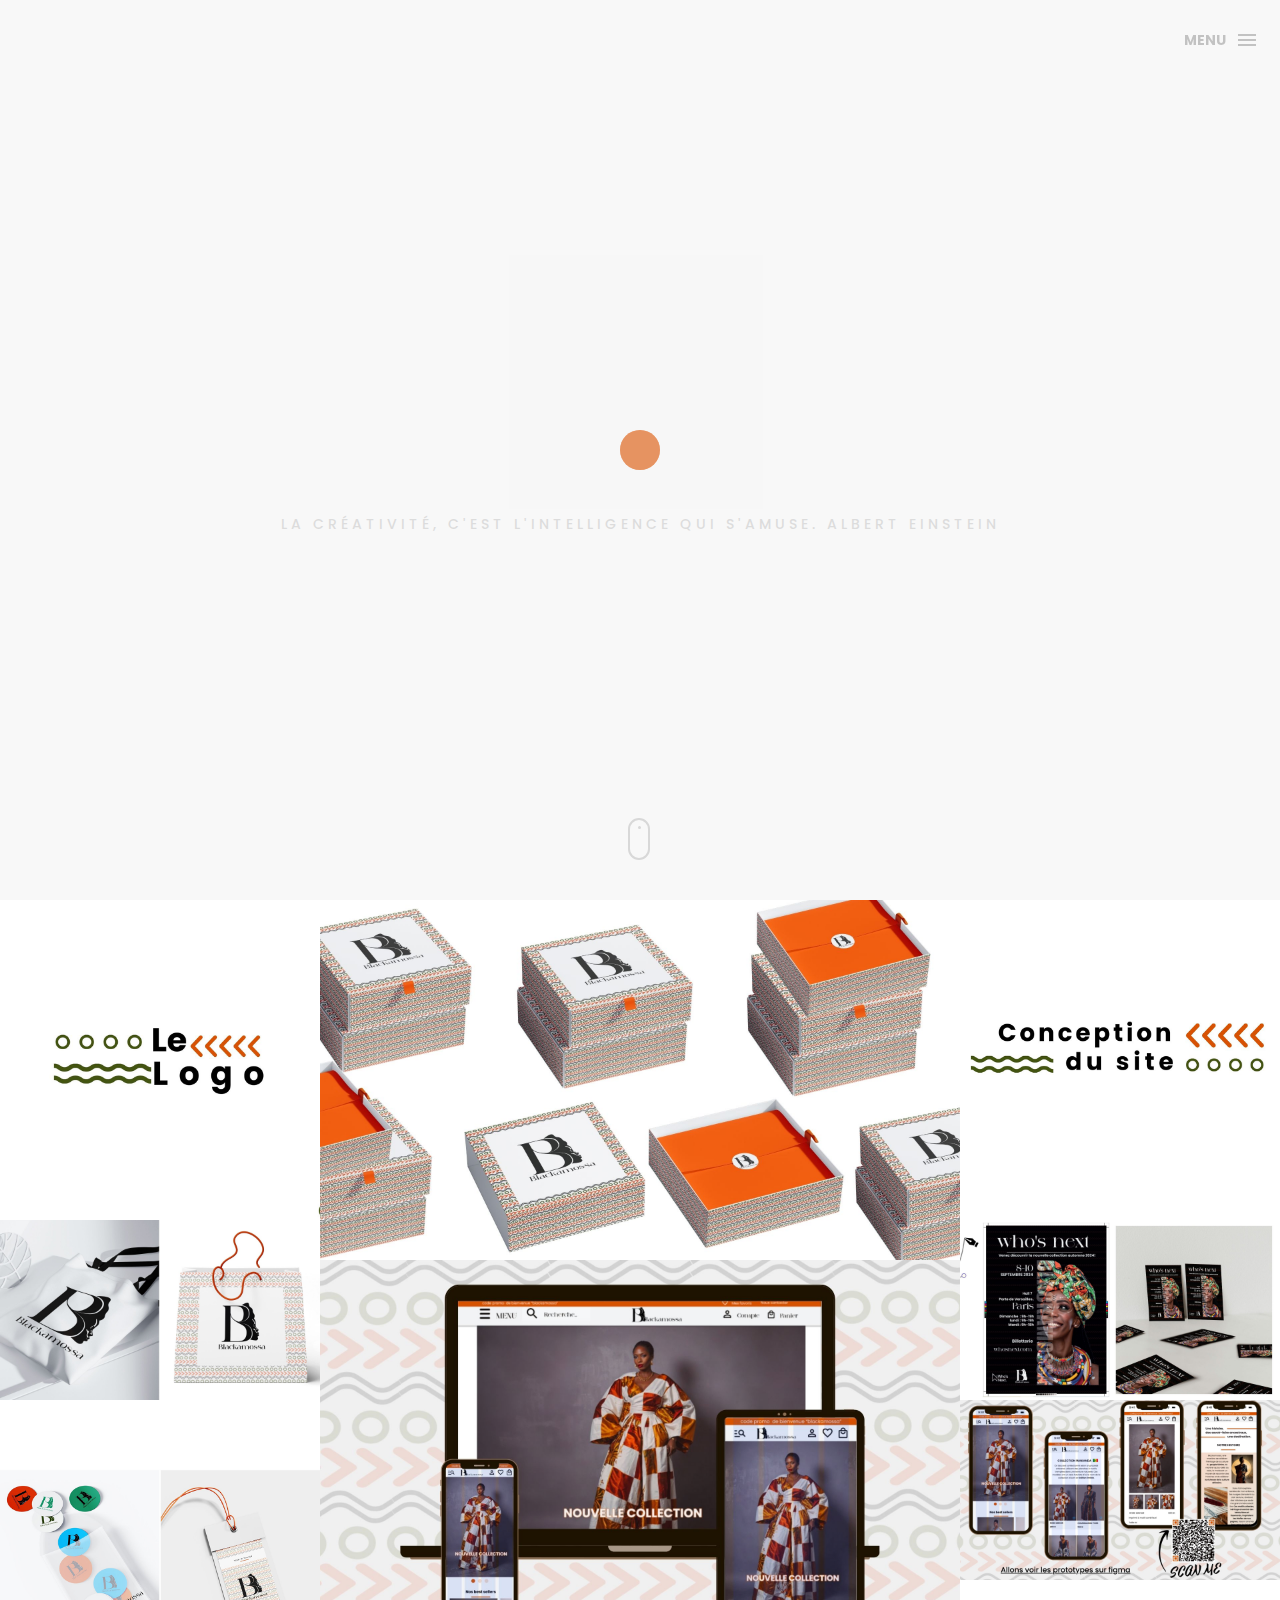
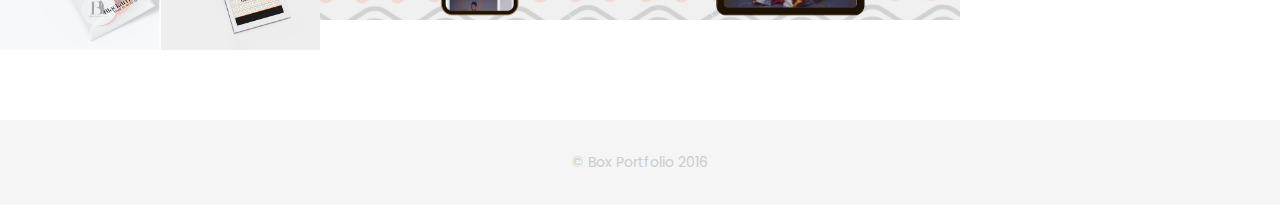
<file: index.html>
<!DOCTYPE html>
<html lang="en">

<head>
    <meta charset="utf-8">
    <meta http-equiv="X-UA-Compatible" content="IE=edge">
    <meta name="viewport" content="width=device-width, initial-scale=1">
    <title>Portfolio khady diagne</title>
    <link rel="icon" href="img/01.png" type="image/x-icon">

    <link href="css/bootstrap.min.css" rel="stylesheet">
    <link href="ionicons/css/ionicons.min.css" rel="stylesheet">

    <link href="css/style.css" rel="stylesheet">


    <script src="js/modernizr.js"></script>

</head>

<body>

    <div id="preloader">
        <div class="pre-container">
            <div class="spinner">
                <div class="double-bounce1"></div>
                <div class="double-bounce2"></div>
            </div>
        </div>
    </div>

    <div class="container-fluid">
        <!-- box header -->
        <header class="box-header">
            <div class="box-logo">
            </div>
            <!-- box-nav -->
            <a class="box-primary-nav-trigger" href="#0">
                <span class="box-menu-text">Menu</span><span class="box-menu-icon"></span>
            </a>
            <!-- box-primary-nav-trigger -->
        </header>
        <!-- end box header -->

        <!-- nav -->
        <nav>
            <ul class="box-primary-nav">
                <li class="box-label">Menu</li>

                <li><a href="index.html">Intro</a> <i class="ion-ios-circle-filled color"></i></li>
                <li><a href="about.html">A propos</a></li>
                <li><a href="services.html">Services</a></li>
                <li><a href="portfolio.html">Portfolio</a></li>
                <li><a href="contact.html">Contactez moi</a></li>



                <li class="box-label">Je suis sur linkedin</li>

                <li class="box-social"><a href="https://www.linkedin.com/in/khady-diagne-86007448/"><i class="ion-social-linkedin"></i></a></li>
            </ul>
        </nav>
        <!-- end nav -->

        <!-- box-intro -->
        <section class="box-intro">
            <div class="table-cell">
                <h1 class="box-headline letters rotate-2">
                    <span class="box-words-wrapper">
                        <b class="is-visible">Design.</b>
                        <b>&nbsp;UI/UX design.</b>
                        <b>Graphique.</b>
                    </span>
		        </h1>
                <h5>La créativité, c'est l'intelligence qui s'amuse. <span>Albert Einstein</span> </h5>
            </div>

            <div class="mouse">
                <div class="scroll"></div>
            </div>
        </section>
    </div>

    <div class="portfolio-div">
        <div class="portfolio">
            <div class="no-padding portfolio_container">
                <div class="col-md-3 col-sm-6  fashion logo">
                    <a href="single-project.html" class="portfolio_item">
                        <img src="img/6.png" alt="image" class="img-responsive" />
                        <div class="portfolio_item_hover">
                            <div class="portfolio-border clearfix">
                                <div class="item_info">
                                    <span>Charge graphique</span>
                                    <em>logo</em>
                                </div>
                            </div>
                        </div>
                    </a>
                </div>


                <div class="col-md-6 col-sm-12 photography">
                    <a href="single-project.html" class="portfolio_item">
                        <img src="img/47.jpg" alt="image" class="img-responsive" />
                        <div class="portfolio_item_hover">
                            <div class="portfolio-border clearfix">
                                <div class="item_info">
                                    <span>Charge graphique</span>
                                    <em>Mockups</em>
                                </div>
                            </div>
                        </div>
                    </a>
                </div>
                <!-- end single work -->

                <!-- single work -->
                <div class="col-md-3 col-sm-6 fashion ads">
                    <a href="single-project.html" class="portfolio_item">
                        <img src="img/5.png" alt="image" class="img-responsive" />
                        <div class="portfolio_item_hover">
                            <div class="portfolio-border clearfix">
                                <div class="item_info">
                                    <span>Mockups</span>
                                    <em>Mise en situation</em>
                                </div>
                            </div>
                        </div>
                    </a>
                </div>
                <!-- end single work -->

                <!-- single work -->
                <div class="col-md-3 col-sm-6 graphics ads">
                    <a href="single-project.html" class="portfolio_item">
                        <img src="img/44.jpg" alt="image" class="img-responsive" />
                        <div class="portfolio_item_hover">
                            <div class="portfolio-border clearfix">
                                <div class="item_info">
                                    <span>Charte graphique</span>
                                    <em>logo</em>
                                </div>
                            </div>
                        </div>
                    </a>
                </div>
                <!-- end single work -->

                <!-- single work -->
                <div class="col-md-6 col-sm-12 photography">
                    <a href="single-project.html" class="portfolio_item">
                        <img src="img/55.jpg" alt="image" class="img-responsive" />
                        <div class="portfolio_item_hover">
                            <div class="portfolio-border clearfix">
                                <div class="item_info">
                                    <span>maquette Figma</span>
                                    <em>UI / UX design</em>
                                </div>
                            </div>
                        </div>
                    </a>
                </div>
                <!-- end single work -->

                <!-- single work -->
                <div class="col-md-3 col-sm-6 graphics ads">
                    <a href="single-project.html" class="portfolio_item">
                        <img src="img/49.jpg" alt="image" class="img-responsive" />
                        <div class="portfolio_item_hover">
                            <div class="portfolio-border clearfix">
                                <div class="item_info">
                                    <span>Affiches</span>
                                    <em>Print</em>
                                </div>
                            </div>
                        </div>
                    </a>
                </div>
                <!-- end single work -->

                <!-- single work -->
                <div class="col-md-3 col-sm-6 graphics ads">
                    <a href="single-project.html" class="portfolio_item">
                        <img src="img/8.png" alt="image" class="img-responsive" />
                        <div class="portfolio_item_hover">
                            <div class="portfolio-border clearfix">
                                <div class="item_info">
                                    <span>Affiches</span>
                                    <em>Prints</em>
                                </div>
                            </div>
                        </div>
                    </a>
                </div>
                <!-- end single work -->

                <!-- single work -->
                <div class="col-md-3 col-sm-6 graphics ads">
                    <a href="single-project.html" class="portfolio_item">
                        <img src="img/56.jpg" alt="image" class="img-responsive" />
                        <div class="portfolio_item_hover">
                            <div class="portfolio-border clearfix">
                                <div class="item_info">
                                    <span>Figma maquette</span>
                                    <em>UI/ UX design</em>
                                </div>
                            </div>
                        </div>
                    </a>
                </div>
                <!-- end single work -->

            <!-- end portfolio_container -->
        </div>
        <!-- portfolio -->
    </div>
    <!-- end portfolio div -->

    <!-- footer -->
    <footer>
        <div class="container-fluid">
            <p class="copyright">© Box Portfolio 2016</p>
        </div>
    </footer>
    <!-- end footer -->

    <!-- back to top -->
    <a href="#0" class="cd-top"><i class="ion-android-arrow-up"></i></a>
    <!-- end back to top -->



    <!-- jQuery -->
    <script src="js/jquery-2.1.1.js"></script>
    <!--  plugins -->
    <script src="js/bootstrap.min.js"></script>
    <script src="js/menu.js"></script>
    <script src="js/animated-headline.js"></script>
    <script src="js/isotope.pkgd.min.js"></script>


    <!--  custom script -->
    <script src="js/custom.js"></script>

</body>

</html>
</file>
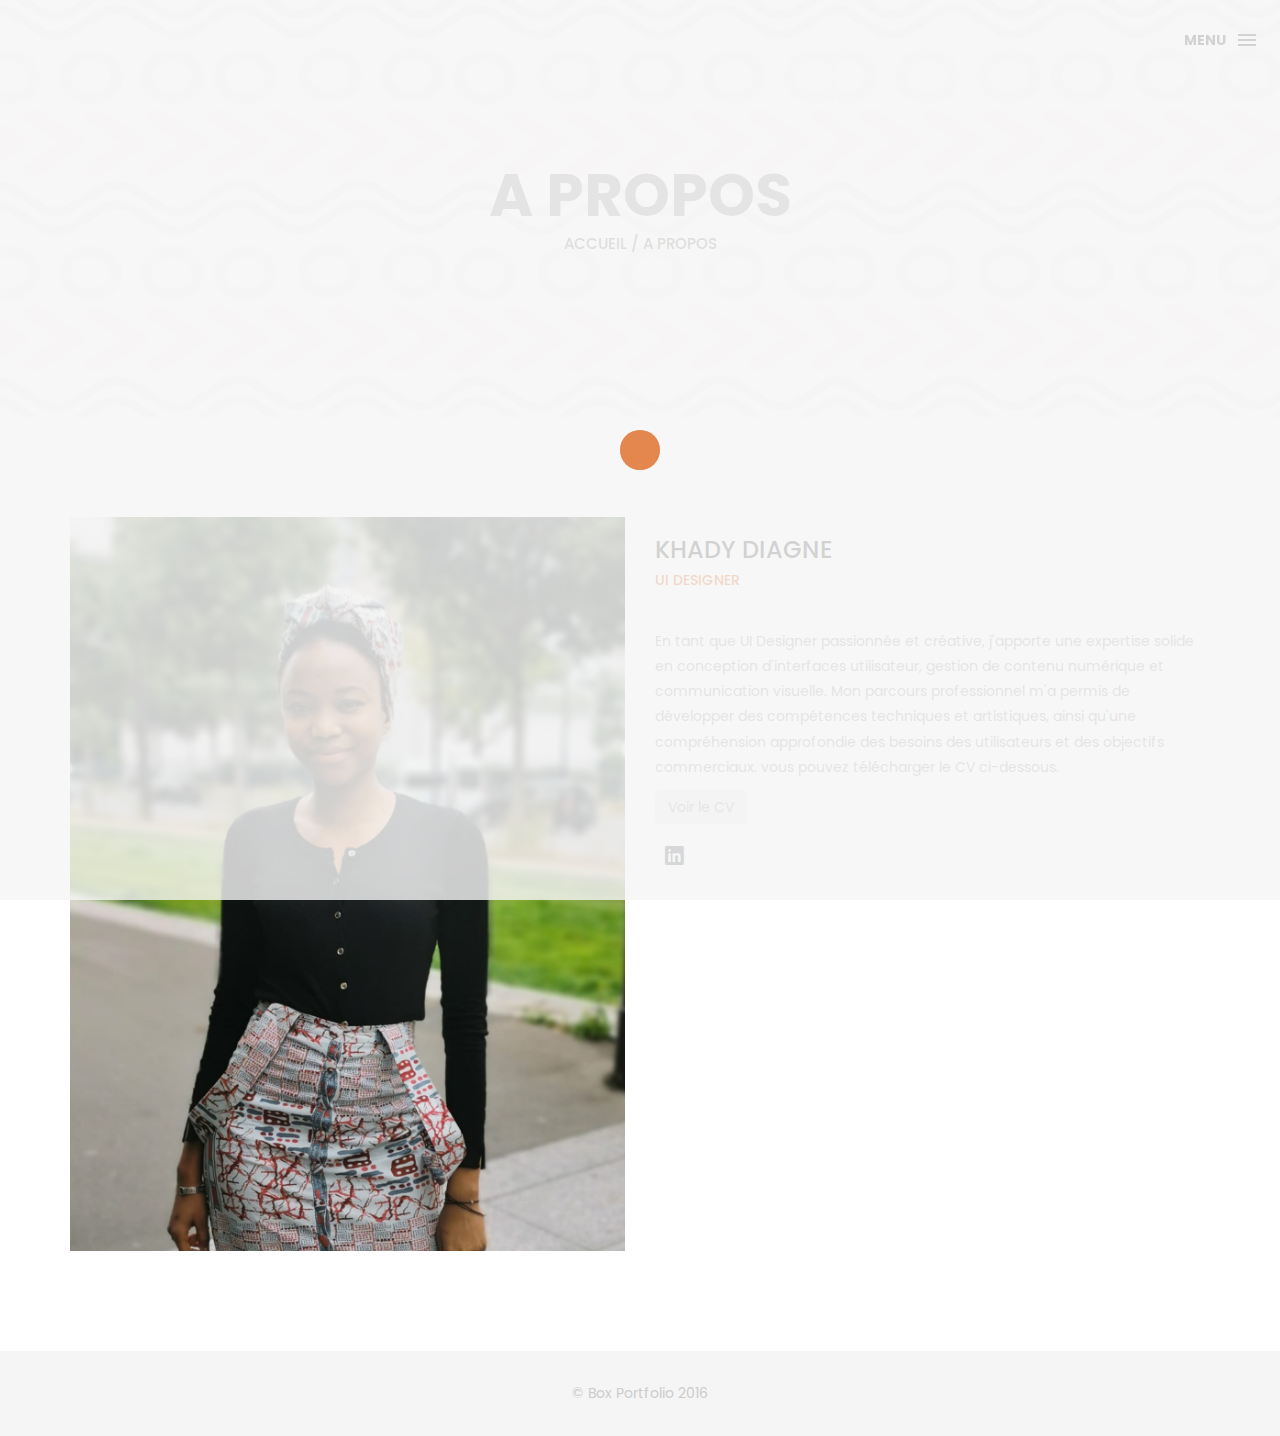
<file: about.html>
<!DOCTYPE html>
<html lang="en">

<head>
    <meta charset="utf-8">
    <meta http-equiv="X-UA-Compatible" content="IE=edge">
    <meta name="viewport" content="width=device-width, initial-scale=1">
    <!-- The above 3 meta tags *must* come first in the head; any other head content must come *after* these tags -->
    <title>Box personal portfolio Template</title>
    <link rel="icon" href="img/01.png" type="image/x-icon">

    <!-- Bootstrap -->
    <link href="css/bootstrap.min.css" rel="stylesheet">
    <link href="ionicons/css/ionicons.min.css" rel="stylesheet">

    <!-- main css -->
    <link href="css/style.css" rel="stylesheet">


    <!-- modernizr -->
    <script src="js/modernizr.js"></script>

    <!-- HTML5 shim and Respond.js for IE8 support of HTML5 elements and media queries -->
    <!-- WARNING: Respond.js doesn't work if you view the page via file:// -->
    <!--[if lt IE 9]>
      <script src="https://oss.maxcdn.com/html5shiv/3.7.2/html5shiv.min.js"></script>
      <script src="https://oss.maxcdn.com/respond/1.4.2/respond.min.js"></script>
    <![endif]-->
</head>

<body>

    <!-- Preloader -->
    <div id="preloader">
        <div class="pre-container">
            <div class="spinner">
                <div class="double-bounce1"></div>
                <div class="double-bounce2"></div>
            </div>
        </div>
    </div>
    <!-- end Preloader -->

    <div class="container-fluid"> 
       <!-- box-header -->
        <header class="box-header">
            <!-- box-nav -->
            <a class="box-primary-nav-trigger" href="#0">
                <span class="box-menu-text">Menu</span><span class="box-menu-icon"></span>
            </a>
        </header>
        <!-- end box-header -->
        
        <!-- nav -->
        <nav>
            <ul class="box-primary-nav">
                <li class="box-label"></li>
                
                <li><a href="index.html">Intro</a></li>
                <li><a href="about.html">A propos</a> <i class="ion-ios-circle-filled color"></i></li>
                <li><a href="services.html">compétences</a></li>
                <li><a href="portfolio.html">Portfolio</a></li>
                <li><a href="contact.html">Contactez moi</a></li>

                <li class="box-label">je suis sur Linkedin</li>

                <li class="box-social"><a href="https://www.linkedin.com/in/khady-diagne-86007448/"><i class="ion-social-linkedin"></i></a></li>
            </ul>
        </nav>
        <!-- end nav -->  
    </div>
    
    <!-- Top bar -->
    <div class="top-bar">
        <h1>A propos</h1>
        <p><a href="#">Accueil</a> / A propos</p>
    </div>
    <!-- end Top bar -->
    
    <!-- Main container -->
    <div class="container main-container clearfix"> 
        <div class="col-md-6">
            <img src="img/IMG-20240617-WA0004.jpg" class="img-responsive" alt="" />
        </div>
        <div class="col-md-6">
           <h3 class="uppercase">Khady Diagne</h3>
           <h5>UI DESIGNER</h5>
           <div class="h-30"></div>
            <p>En tant que UI Designer passionnée et créative, j'apporte une expertise solide en conception d'interfaces utilisateur, gestion de contenu numérique et communication visuelle. Mon parcours professionnel m'a permis de développer des compétences techniques et artistiques, ainsi qu'une compréhension approfondie des besoins des utilisateurs et des objectifs commerciaux. vous pouvez télécharger le CV ci-dessous.</p>
            <button class="btn" onclick="window.location.href='https://www.canva.com/design/DAGCNbKAukQ/y2-GDRS0L5kcrBdpdGbSIg/view?utm_content=DAGCNbKAukQ&utm_campaign=designshare&utm_medium=link&utm_source=editor';">Voir le CV</button>

            <div class="h-10"></div>
            <ul class="social-ul">
                <li class="box-social"><a href="https://www.linkedin.com/in/khady-diagne-86007448/"><i class="ion-social-linkedin"></i></a></li>
            </ul>


        </div>
    </div>
    <!-- end Main container -->


    <!-- footer -->
    <footer>
        <div class="container-fluid">
            <p class="copyright">© Box Portfolio 2016</p>
        </div>
    </footer>
    <!-- end footer -->
    
    <!-- back to top -->
    <a href="#0" class="cd-top"><i class="ion-android-arrow-up"></i></a>
    <!-- end back to top -->



    <!-- jQuery -->
    <script src="js/jquery-2.1.1.js"></script>
    <!--  plugins -->
    <script src="js/bootstrap.min.js"></script>
    <script src="js/menu.js"></script>
    <script src="js/animated-headline.js"></script>
    <script src="js/isotope.pkgd.min.js"></script>


    <!--  custom script -->
    <script src="js/custom.js"></script>

</body>

</html>
</file>
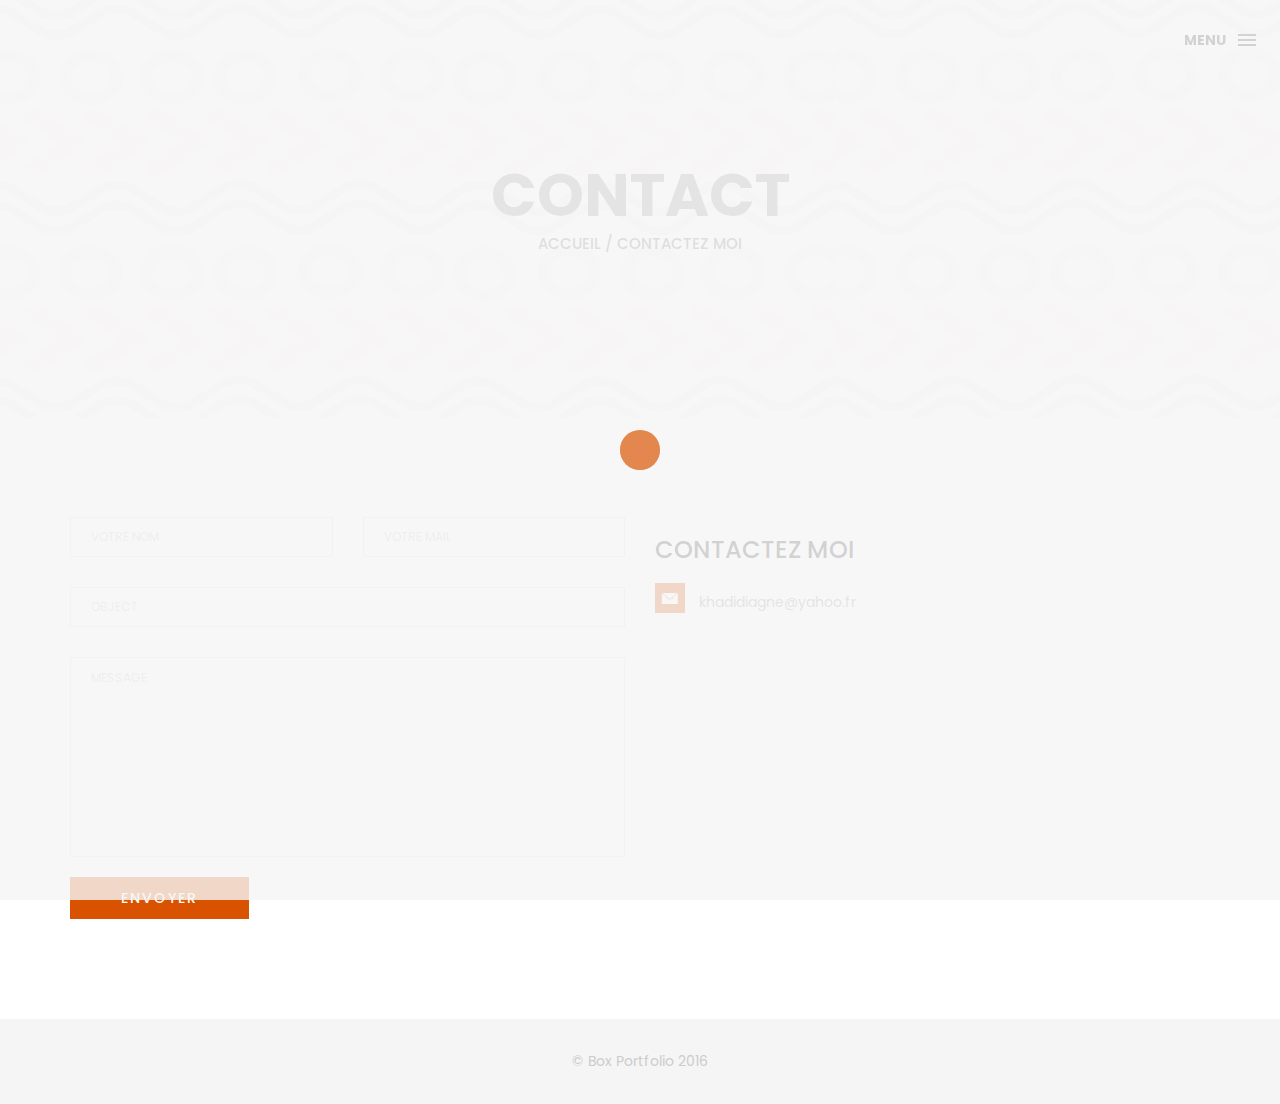
<file: contact.html>
<!DOCTYPE html>
<html lang="en">

<head>
    <meta charset="utf-8">
    <meta http-equiv="X-UA-Compatible" content="IE=edge">
    <meta name="viewport" content="width=device-width, initial-scale=1">
    <!-- The above 3 meta tags *must* come first in the head; any other head content must come *after* these tags -->
    <title>khady-diagne</title>

    <!-- Bootstrap -->
    <link href="css/bootstrap.min.css" rel="stylesheet">
    <link href="ionicons/css/ionicons.min.css" rel="stylesheet">
    <link rel="icon" href="img/01.png" type="image/x-icon">

    <!-- main css -->
    <link href="css/style.css" rel="stylesheet">


    <!-- modernizr -->
    <script src="js/modernizr.js"></script>

    <!-- HTML5 shim and Respond.js for IE8 support of HTML5 elements and media queries -->
    <!-- WARNING: Respond.js doesn't work if you view the page via file:// -->
    <!--[if lt IE 9]>
      <script src="https://oss.maxcdn.com/html5shiv/3.7.2/html5shiv.min.js"></script>
      <script src="https://oss.maxcdn.com/respond/1.4.2/respond.min.js"></script>
    <![endif]-->
</head>

<body>

    <!-- Preloader -->
    <div id="preloader">
        <div class="pre-container">
            <div class="spinner">
                <div class="double-bounce1"></div>
                <div class="double-bounce2"></div>
            </div>
        </div>
    </div>
    <!-- end Preloader -->

    <div class="container-fluid">
        <!-- box-header -->
        <header class="box-header">
            <!-- box-nav -->
            <a class="box-primary-nav-trigger" href="#0">
                <span class="box-menu-text">Menu</span><span class="box-menu-icon"></span>
            </a>
            <!-- box-primary-nav-trigger -->
        </header>
        <!-- end box-header -->

        <!-- nav -->
        <nav>
            <ul class="box-primary-nav">
                <li class="box-label"></li>

                <li><a href="index.html">Intro</a></li>
                <li><a href="about.html">A Propos</a></li>
                <li><a href="services.html">Compétences</a></li>
                <li><a href="portfolio.html">Portfolio</a></li>
                <li><a href="contact.html">Contactez moi</a> <i class="ion-ios-circle-filled color"></i></li>



                <li class="box-label">je suis Linkedin</li>

                <li class="box-social"><a href="https://www.linkedin.com/in/khady-diagne-86007448/"><i class="ion-social-linkedin"></i></a></li>
            </ul>
        </nav>
        <!-- end nav -->

    </div>

    <!-- top bar -->
    <div class="top-bar">
        <h1>contact </h1>
        <p><a href="#">Accueil</a> / Contactez moi</p>
    </div>
    <!-- end top bar -->

    <!-- main-container -->
    <div class="container main-container">
        <div class="col-md-6">
            <form action="#" method="post">
                <div class="row">
                    <div class="col-md-6">
                        <div class="input-contact">
                            <input type="text" name="name">
                            <span>votre nom</span>
                        </div>
                    </div>
                    <div class="col-md-6">
                        <div class="input-contact">
                            <input type="text" name="email">
                            <span>votre mail</span>
                        </div>
                    </div>
                    <div class="col-md-12">
                        <div class="input-contact">
                            <input type="text" name="object">
                            <span>object</span>
                        </div>
                    </div>
                    <div class="col-md-12">
                        <div class="textarea-contact">
                            <textarea name="message"></textarea>
                            <span>message</span>
                        </div>
                    </div>
                    <div class="col-md-12">
                        <a href="#" class="btn btn-box">Envoyer</a>
                    </div>
                </div>
            </form>
        </div>

        <div class="col-md-6">
            <h3 class="text-uppercase">contactez moi</h3>
            <div class="contact-info">
                <p><i class="ion-ios-email"></i> khadidiagne@yahoo.fr</p>
            </div>
        </div>


    </div>
    <!-- end main-container -->

    <!-- footer -->
    <footer>
        <div class="container-fluid">
            <p class="copyright">© Box Portfolio 2016</p>
        </div>
    </footer>
    <!-- end footer -->

    <!-- back to top -->
    <a href="#0" class="cd-top"><i class="ion-android-arrow-up"></i></a>
    <!-- end back to top -->



    <!-- jQuery -->
    <script src="js/jquery-2.1.1.js"></script>
    <!--  plugins -->
    <script src="js/bootstrap.min.js"></script>
    <script src="js/menu.js"></script>
    <script src="js/animated-headline.js"></script>
    <script src="js/isotope.pkgd.min.js"></script>


    <!--  custom script -->
    <script src="js/custom.js"></script>

</body>

</html>
</file>
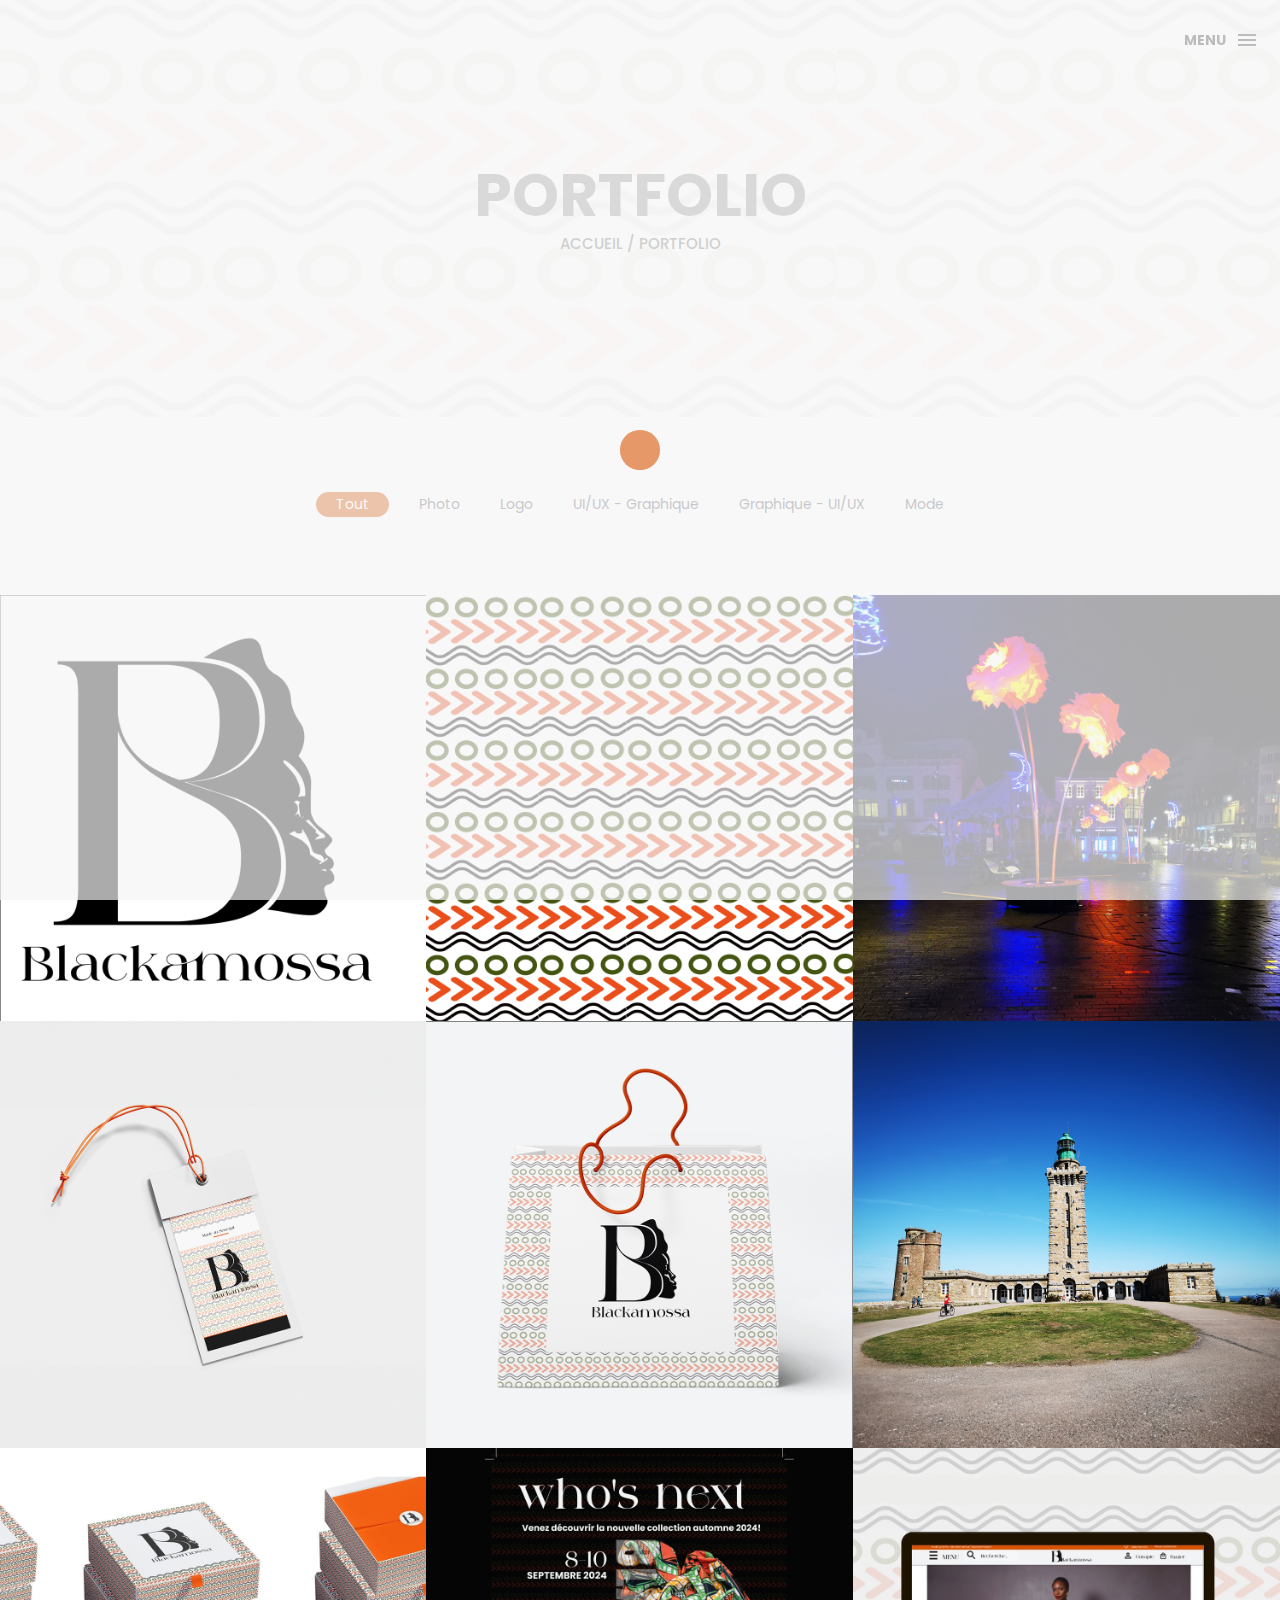
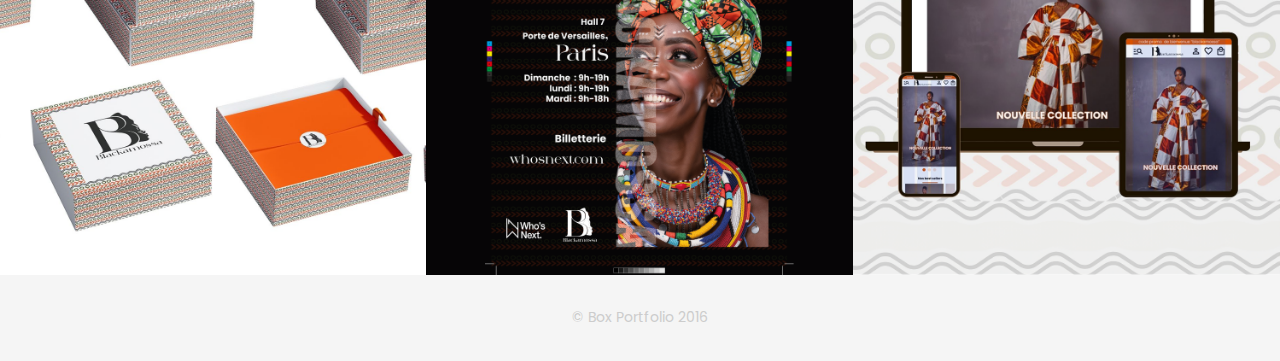
<file: portfolio.html>
<!DOCTYPE html>
<html lang="en">

<head>
    <meta charset="utf-8">
    <meta http-equiv="X-UA-Compatible" content="IE=edge">
    <meta name="viewport" content="width=device-width, initial-scale=1">
    <!-- The above 3 meta tags *must* come first in the head; any other head content must come *after* these tags -->
    <title>Box personal portfolio Template</title>
    <link rel="icon" href="img/01.png" type="image/x-icon">

    <!-- Bootstrap -->
    <link href="css/bootstrap.min.css" rel="stylesheet">
    <link href="ionicons/css/ionicons.min.css" rel="stylesheet">

    <!-- main css -->
    <link href="css/style.css" rel="stylesheet">


    <!-- modernizr -->
    <script src="js/modernizr.js"></script>

    <!-- HTML5 shim and Respond.js for IE8 support of HTML5 elements and media queries -->
    <!-- WARNING: Respond.js doesn't work if you view the page via file:// -->
    <!--[if lt IE 9]>
      <script src="https://oss.maxcdn.com/html5shiv/3.7.2/html5shiv.min.js"></script>
      <script src="https://oss.maxcdn.com/respond/1.4.2/respond.min.js"></script>
    <![endif]-->
</head>

<body>

    <!-- Preloader -->
    <div id="preloader">
        <div class="pre-container">
            <div class="spinner">
                <div class="double-bounce1"></div>
                <div class="double-bounce2"></div>
            </div>
        </div>
    </div>
    <!-- end Preloader -->

    <div class="container-fluid">
        <!-- box-header -->
        <header class="box-header">
            <!-- box-nav -->
            <a class="box-primary-nav-trigger" href="#0">
                <span class="box-menu-text">Menu</span><span class="box-menu-icon"></span>
            </a>
        </header>
        <!-- end box-header -->

        <!-- nav -->
        <nav>
            <ul class="box-primary-nav">
                <li class="box-label">A propos</li>

                <li><a href="index.html">Intro</a></li>
                <li><a href="about.html">A propos</a></li>
                <li><a href="services.html">Compétences</a></li>
                <li><a href="portfolio.html">Portfolio</a> <i class="ion-ios-circle-filled color"></i></li>
                <li><a href="contact.html">Contactez moi</a></li>

                <li class="box-label">Je suis sur Linkedin</li>

                <li class="box-social"><a href="https://www.linkedin.com/notifications/?filter=all"><i class="ion-social-linkedin"></i></a></li>
            </ul>
        </nav>
        <!-- end nav -->
    </div>

    <!-- top bar -->
    <div class="top-bar">
        <h1>portfolio</h1>
        <p><a href="#">Accueil</a> / Portfolio</p>
    </div>
    <!-- end top bar -->

    <!-- main container -->
    <div class="main-container portfolio-inner clearfix">
        <!-- portfolio div -->
        <div class="portfolio-div">
            <div class="portfolio">
                <!-- portfolio_filter -->
                <div class="categories-grid wow fadeInLeft">
                    <nav class="categories text-center">
                        <ul class="portfolio_filter">
                            <li><a href="" class="active" data-filter="*">Tout</a></li>
                            <li><a href="" data-filter=".photography">Photo</a></li>
                            <li><a href="" data-filter=".logo">Logo</a></li>
                            <li><a href="" data-filter=".graphics">UI/UX - Graphique </a></li>
                            <li><a href="" data-filter=".ads">Graphique - UI/UX </a></li>
                            <li><a href="" data-filter=".fashion">Mode</a></li>
                        </ul>
                    </nav>
                </div>
                <!-- portfolio_filter -->

                <!-- portfolio_container -->
                <div class="no-padding portfolio_container clearfix">
                    <!-- single work -->
                    <div class="col-md-4 col-sm-6  fashion logo">
                        <a href="single-project.html" class="portfolio_item">
                            <img src="img/a.png" alt="image" class="img-responsive" />
                            <div class="portfolio_item_hover">
                                <div class="portfolio-border clearfix">
                                    <div class="item_info">
                                        <span>Logo</span>
                                        <em></em>
                                    </div>
                                </div>
                            </div>
                        </a>
                    </div>
                    <!-- end single work -->

                    <!-- single work -->
                    <div class="col-md-4 col-sm-6 ads graphics">
                        <a href="single-project.html" class="portfolio_item">
                            <img src="img/b.png" alt="image" class="img-responsive" />
                            <div class="portfolio_item_hover">
                                <div class="portfolio-border clearfix">
                                    <div class="item_info">
                                        <span>Mockups</span>
                                        <em></em>
                                    </div>
                                </div>
                            </div>
                        </a>
                    </div>
                    <!-- end single work -->

                    <!-- single work -->
                    <div class="col-md-4 col-sm-12 photography">
                        <a href="single-project.html" class="portfolio_item">
                            <img src="img/e.png" alt="image" class="img-responsive" />
                            <div class="portfolio_item_hover">
                                <div class="portfolio-border clearfix">
                                    <div class="item_info">
                                        <span>Photo</span>
                                        <em>Photographie</em>
                                    </div>
                                </div>
                            </div>
                        </a>
                    </div>
                    <!-- end single work -->

                    <!-- single work -->
                    <div class="col-md-4 col-sm-6 fashion ads">
                        <a href="single-project.html" class="portfolio_item">
                            <img src="img/d.png" alt="image" class="img-responsive" />
                            <div class="portfolio_item_hover">
                                <div class="portfolio-border clearfix">
                                    <div class="item_info">
                                        <span>Mockups</span>
                                        <em></em>
                                    </div>
                                </div>
                            </div>
                        </a>
                    </div>
                    <!-- end single work -->

                    <!-- single work -->
                    <div class="col-md-4 col-sm-6 graphics ads">
                        <a href="single-project.html" class="portfolio_item">
                            <img src="img/c.png" alt="image" class="img-responsive" />
                            <div class="portfolio_item_hover">
                                <div class="portfolio-border clearfix">
                                    <div class="item_info">
                                        <span>Mockups</span>
                                        <em></em>
                                    </div>
                                </div>
                            </div>
                        </a>
                    </div>
                    <!-- end single work -->

                    <!-- single work -->
                    <div class="col-md-4 col-sm-12 photography">
                        <a href="single-project.html" class="portfolio_item">
                            <img src="img/g.png" alt="image" class="img-responsive" />
                            <div class="portfolio_item_hover">
                                <div class="portfolio-border clearfix">
                                    <div class="item_info">
                                        <span>Photo</span>
                                        <em>Photography</em>
                                    </div>
                                </div>
                            </div>
                        </a>
                    </div>
                    <!-- end single work -->

                    <!-- single work -->
                    <div class="col-md-4 col-sm-6 graphics ads">
                        <a href="single-project.html" class="portfolio_item">
                            <img src="img/h.png" alt="image" class="img-responsive" />
                            <div class="portfolio_item_hover">
                                <div class="portfolio-border clearfix">
                                    <div class="item_info">
                                        <span>Mockups</span>
                                        <em></em>
                                    </div>
                                </div>
                            </div>
                        </a>
                    </div>
                    <!-- end single work -->

                    <!-- single work -->
                    <div class="col-md-4 col-sm-6 graphics ads">
                        <a href="single-project.html" class="portfolio_item">
                            <img src="img/i.png" alt="image" class="img-responsive" />
                            <div class="portfolio_item_hover">
                                <div class="portfolio-border clearfix">
                                    <div class="item_info">
                                        <span>Print</span>
                                        <em>Graphique</em>
                                    </div>
                                </div>
                            </div>
                        </a>
                    </div>
                    <!-- end single work -->

                    <!-- single work -->
                    <div class="col-md-4 col-sm-6 graphics ads">
                        <a href="single-project.html" class="portfolio_item">
                            <img src="img/l.png" alt="image" class="img-responsive" />
                            <div class="portfolio_item_hover">
                                <div class="portfolio-border clearfix">
                                    <div class="item_info">
                                        <span>Maquette Figma</span>
                                        <em>UI/UX</em>
                                    </div>
                                </div>
                            </div>
                        </a>
                    </div>
                    <!-- end single work -->

                </div>
                <!-- end portfolio_container -->
            </div>
            <!-- portfolio -->
        </div>
        <!-- end portfolio div -->
    </div>
    <!-- end main container -->


    <!-- footer -->
    <footer>
        <div class="container-fluid">
            <p class="copyright">© Box Portfolio 2016</p>
        </div>
    </footer>
    <!-- end footer -->

    <!-- back to top -->
    <a href="#0" class="cd-top"><i class="ion-android-arrow-up"></i></a>
    <!-- end back to top -->




    <!-- jQuery -->
    <script src="js/jquery-2.1.1.js"></script>
    <!--  plugins -->
    <script src="js/bootstrap.min.js"></script>
    <script src="js/menu.js"></script>
    <script src="js/animated-headline.js"></script>
    <script src="js/isotope.pkgd.min.js"></script>


    <!--  custom script -->
    <script src="js/custom.js"></script>

</body>

</html>
</file>
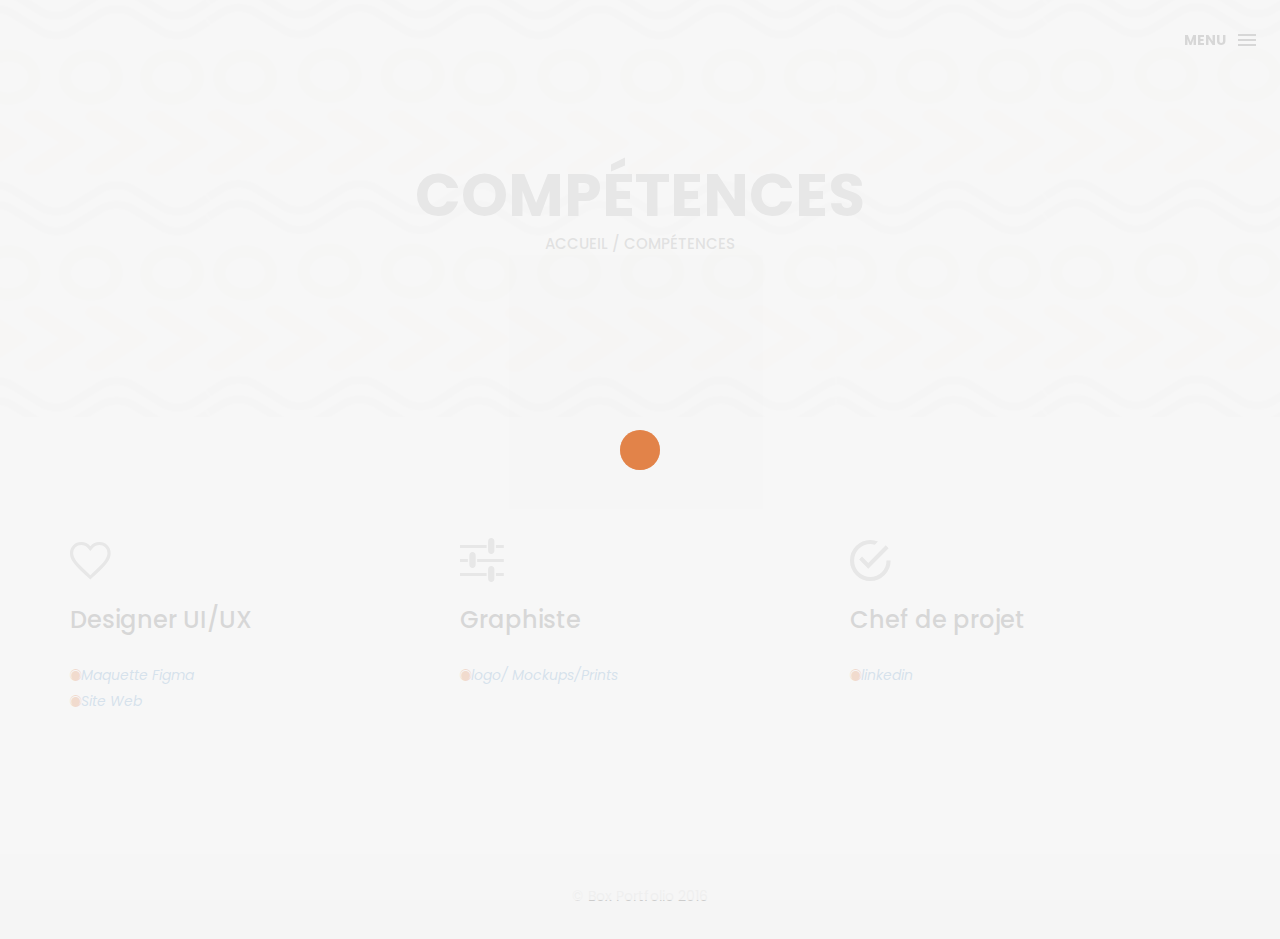
<file: services.html>
<!DOCTYPE html>
<html lang="en">

<head>
    <meta charset="utf-8">
    <meta http-equiv="X-UA-Compatible" content="IE=edge">
    <meta name="viewport" content="width=device-width, initial-scale=1">
    <!-- The above 3 meta tags *must* come first in the head; any other head content must come *after* these tags -->
    <title>Box personal portfolio Template</title>
    <link rel="icon" href="img/01.png" type="image/x-icon">

    <!-- Bootstrap -->
    <link href="css/bootstrap.min.css" rel="stylesheet">
    <link href="ionicons/css/ionicons.min.css" rel="stylesheet">

    <!-- main css -->
    <link href="css/style.css" rel="stylesheet">


    <!-- modernizr -->
    <script src="js/modernizr.js"></script>

    <!-- HTML5 shim and Respond.js for IE8 support of HTML5 elements and media queries -->
    <!-- WARNING: Respond.js doesn't work if you view the page via file:// -->
    <!--[if lt IE 9]>
      <script src="https://oss.maxcdn.com/html5shiv/3.7.2/html5shiv.min.js"></script>
      <script src="https://oss.maxcdn.com/respond/1.4.2/respond.min.js"></script>
    <![endif]-->
</head>

<body>

    <!-- Preloader -->
    <div id="preloader">
        <div class="pre-container">
            <div class="spinner">
                <div class="double-bounce1"></div>
                <div class="double-bounce2"></div>
            </div>
        </div>
    </div>
    <!-- end Preloader -->

    <div class="container-fluid">
        <!-- box header -->
        <header class="box-header">
            <!-- box-nav -->
            <a class="box-primary-nav-trigger" href="#0">
                <span class="box-menu-text">Menu</span><span class="box-menu-icon"></span>
            </a>
            <!-- box-primary-nav-trigger -->
        </header>
        <!-- end box header -->

        <!-- nav -->
        <nav>
            <ul class="box-primary-nav">
                <li class="box-label"></li>

                <li><a href="index.html">Intro</a></li>
                <li><a href="about.html">A propos</a></li>
                <li><a href="services.html">Compétences</a> <i class="ion-ios-circle-filled color"></i></li>
                <li><a href="portfolio.html">Portfolio</a></li>
                <li><a href="contact.html">Contactez moi</a></li>



                <li class="box-label">Je suis sur linkedin</li>

                <li class="box-social"><a href="https://www.linkedin.com/in/khady-diagne-86007448/"><i class="ion-social-linkedin"></i></a></li>
            </ul>
        </nav>
        <!-- end nav -->
    </div>

    <!-- top bar -->
    <div class="top-bar">
        <h1>Compétences</h1>
        <p><a href="#">Accueil</a> / Compétences</p>
    </div>
    <!-- end top bar -->

    <div class="container main-container">
        <div class="clearfix">

            <!-- service-box -->
            <div class="col-md-4 service-box">
                <i class="ion-android-favorite-outline size-50"></i>
                <h3>Designer UI/UX</h3>
                <div class="h-10"></div>
                <p>
                    <ul class="cat-ul">
                        <li><i class="ion-ios-circle-filled"><a href="https://www.figma.com/proto/mfnTb9m5sNuw3iqPhEwSRc/Template-Figma--kh-BLACKAMOSSA-FINAL6_06?page-id=1%3A2&node-id=2-5&viewport=-875%2C398%2C0.78&t=5SjHmOqiF0GBd1K9-1&scaling=scale-down&content-scaling=fixed">Maquette Figma</a></i></li>
                        <li><i class="ion-ios-circle-filled"><a href="https://20.examlabelecole.fr/">Site Web</a></i></li>
                    </ul>
                </p>
            </div>
            <!-- end service-box -->

            <!-- service-box -->
            <div class="col-md-4 service-box">
                <i class="ion-android-options size-50"></i>
                <h3>Graphiste</h3>
                <div class="h-10"></div>
                <p>
                    <ul class="cat-ul">
                    <li><i class="ion-ios-circle-filled"><a href="portfolio.html">logo/ Mockups/Prints</a></i></li>
                    </ul>
                </p>
            </div>
            <!-- end service-box -->

            <!-- service-box -->
            <div class="col-md-4  service-box">
                <i class="ion-android-checkmark-circle size-50"></i>
                <h3>Chef de projet</h3>
                <div class="h-10"></div>
                <p>
                    <ul class="cat-ul">
                    <li><i class="ion-ios-circle-filled"><a href="https://www.linkedin.com/in/khady-diagne-86007448/">linkedin</a></i></li>
                    </ul>
                </p>
                </div>
            <!-- end service-box -->


        </div>
    </div>


    <!-- footer -->
    <footer>
        <div class="container-fluid">
            <p class="copyright">© Box Portfolio 2016</p>
        </div>
    </footer>
    <!-- end footer -->

    <!-- back to top -->
    <a href="#0" class="cd-top"><i class="ion-android-arrow-up"></i></a>
    <!-- end back to top -->



    <!-- jQuery -->
    <script src="js/jquery-2.1.1.js"></script>
    <!--  plugins -->
    <script src="js/bootstrap.min.js"></script>
    <script src="js/menu.js"></script>
    <script src="js/animated-headline.js"></script>
    <script src="js/isotope.pkgd.min.js"></script>


    <!--  custom script -->
    <script src="js/custom.js"></script>

</body>

</html>
</file>
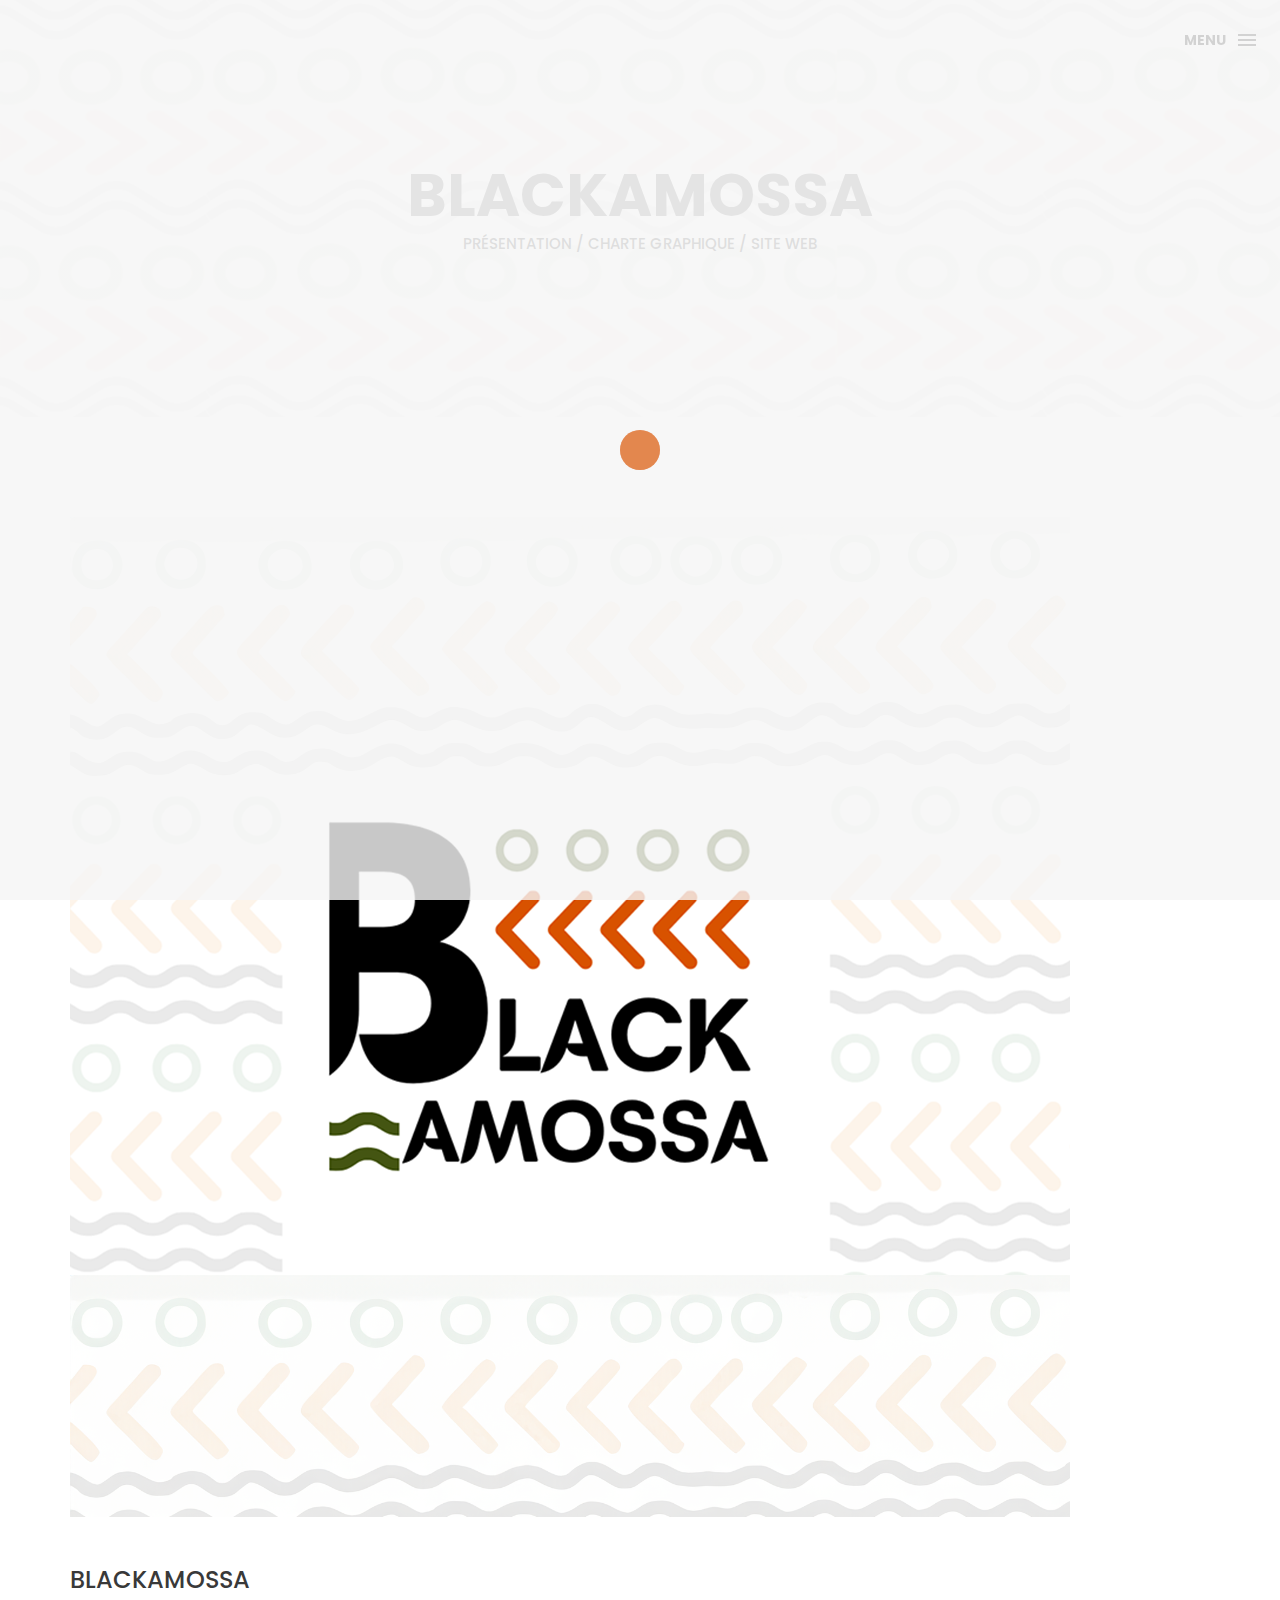
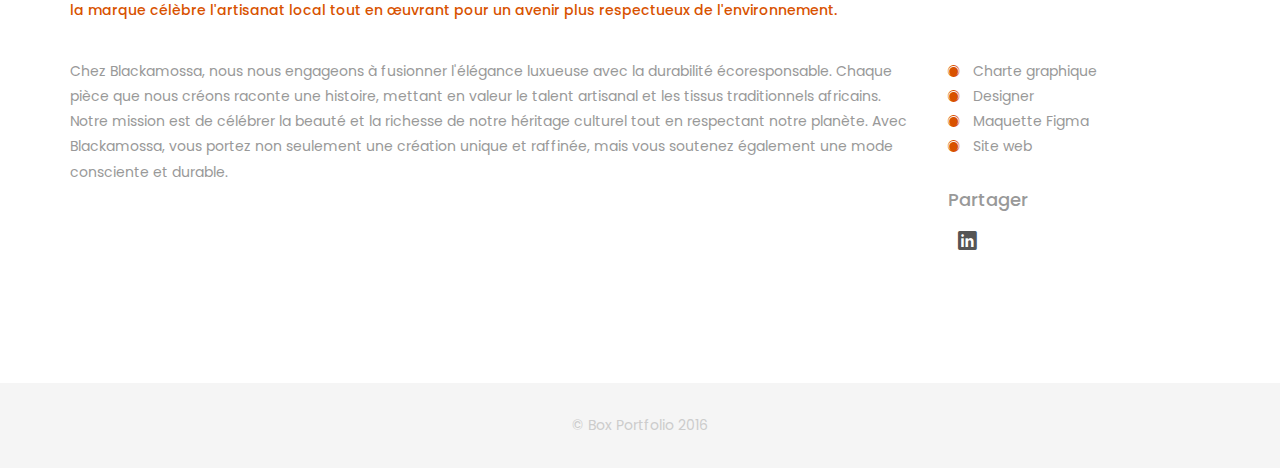
<file: single-project.html>
<!DOCTYPE html>
<html lang="en">

<head>
    <meta charset="utf-8">
    <meta http-equiv="X-UA-Compatible" content="IE=edge">
    <meta name="viewport" content="width=device-width, initial-scale=1">
    <!-- The above 3 meta tags *must* come first in the head; any other head content must come *after* these tags -->
    <title>Box personal portfolio Template</title>
    <link rel="icon" href="img/01.png" type="image/x-icon">

    <!-- Bootstrap -->
    <link href="css/bootstrap.min.css" rel="stylesheet">
    <link href="ionicons/css/ionicons.min.css" rel="stylesheet">

    <!-- main css -->
    <link href="css/style.css" rel="stylesheet">


    <!-- modernizr -->
    <script src="js/modernizr.js"></script>

    <!-- HTML5 shim and Respond.js for IE8 support of HTML5 elements and media queries -->
    <!-- WARNING: Respond.js doesn't work if you view the page via file:// -->
    <!--[if lt IE 9]>
      <script src="https://oss.maxcdn.com/html5shiv/3.7.2/html5shiv.min.js"></script>
      <script src="https://oss.maxcdn.com/respond/1.4.2/respond.min.js"></script>
    <![endif]-->
</head>

<body>

    <!-- Preloader -->
    <div id="preloader">
        <div class="pre-container">
            <div class="spinner">
                <div class="double-bounce1"></div>
                <div class="double-bounce2"></div>
            </div>
        </div>
    </div>
    <!-- end Preloader -->

    <div class="container-fluid">
       <!-- box-header -->
        <header class="box-header">
            <div class="box-logo">
            </div>
            <!-- box-nav -->
            <a class="box-primary-nav-trigger" href="#0">
                <span class="box-menu-text">Menu</span><span class="box-menu-icon"></span>
            </a>
            <!-- box-primary-nav-trigger -->
        </header>
        <!-- end box-header -->
        
        <!-- nav -->
        <nav>
            <ul class="box-primary-nav">
                <li class="box-label">A</li>

                <li><a href="index.html">Intro</a></li>
                <li><a href="about.html">A propos</a></li>
                <li><a href="services.html">Compétences</a></li>
                <li><a href="portfolio.html">Portfolio</a> <i class="ion-ios-circle-filled color"></i></li>
                <li><a href="contact.html">Contactez moi</a></li>



                <li class="box-label">Follow me</li>

                <li class="box-social"><a href="https://www.linkedin.com/in/khady-diagne-86007448"><i class="ion-social-dribbble"></i></a></li>
            </ul>
        </nav>
        <!-- end nav -->
    </div>
    
    <!-- top-bar -->
    <div class="top-bar">
        <h1>Blackamossa</h1>
        <p><a href="#">Présentation</a> / <a href="#">charte graphique</a> / Site web</p>
    </div>
    <!-- end top-bar -->
    
    <!-- main-container -->
    <div class="container main-container">
        <div class="col-md-12">
            <img src="img/t.png" alt="" class="img-responsive" />
            <div class="h-30"></div>
        </div>

        <div class="col-md-12">
            <h3 class="text-uppercase">Blackamossa</h3>
            <h5>la marque célèbre l'artisanat local tout en œuvrant pour un avenir plus respectueux de l'environnement.
            </h5>
            <div class="h-30"></div>
        </div>

        <div class="col-md-9">
            <p>Chez Blackamossa, nous nous engageons à fusionner l'élégance luxueuse avec la durabilité écoresponsable. Chaque pièce que nous créons raconte une histoire, mettant en valeur le talent artisanal et les tissus traditionnels africains. Notre mission est de célébrer la beauté et la richesse de notre héritage culturel tout en respectant notre planète. Avec Blackamossa, vous portez non seulement une création unique et raffinée, mais vous soutenez également une mode consciente et durable. </p>

        </div>

        <div class="col-md-3">
            <ul class="cat-ul">
                <li><i class="ion-ios-circle-filled"></i> Charte graphique</li>
                <li><i class="ion-ios-circle-filled"></i> Designer</li>
                <li><i class="ion-ios-circle-filled"></i> Maquette Figma</li>
                <li><i class="ion-ios-circle-filled"></i> Site web</li>
            </ul>
            <div class="h-10"></div>
            <h4>Partager</h4>
            <ul class="social-ul">
 
                <li class="box-social"><a href="https://www.linkedin.com/in/khady-diagne-86007448"><i class="ion-social-linkedin"></i></a></li>
            </ul>
        </div>
    </div>
    <!-- end main-container -->


    <!-- footer -->
    <footer>
        <div class="container-fluid">
            <p class="copyright">© Box Portfolio 2016</p>
        </div>
    </footer>
    <!-- end footer -->
    
    <!-- back to top -->
    <a href="#0" class="cd-top"><i class="ion-android-arrow-up"></i></a>
    <!-- end back to top -->




    <!-- jQuery -->
    <script src="js/jquery-2.1.1.js"></script>
    <!--  plugins -->
    <script src="js/bootstrap.min.js"></script>
    <script src="js/menu.js"></script>
    <script src="js/animated-headline.js"></script>
    <script src="js/isotope.pkgd.min.js"></script>


    <!--  custom script -->
    <script src="js/custom.js"></script>

</body>

</html>
</file>
<file: css/style.css>
/*
* Box Theme
* Created by : Ahmed Eissa
* website : www.ahmedessa.net
* behance : https://www.behance.net/3essa
*/


/* Table of Content
==================================================
	- Google fonts & font family -
	- General -
    - typography -
    - Preloader -
	- Header -
    - box intro section -
    - Portfoilo section -
    - Footer -
    - About page -
    - Services page -
    - contact page -
    - Portfolio single page -
    - Responsive media queries -
*/


/* Google fonts & font family
==================================================*/

@import url(https://fonts.googleapis.com/css?family=Poppins:400,500,600,700);

/* General
==================================================*/

html,
body {
    height: 100%;
    font-family: 'Poppins', sans-serif;
    line-height: 1.8;
    color: #999
}

.no-padding {
    padding-left: 0;
    padding-right: 0;
}

.no-padding [class^="col-"] {
    padding-left: 0;
    padding-right: 0;
}

.main-container {
    padding: 100px 0;
}

.center {
    text-align: center;
}

a {
    -webkit-transition: all .3s;
    transition: all .3s
}

.uppercase {
    text-transform: uppercase;
}

.h-30 {
    height: 30px
}

.h-10 {
    height: 10px
}

.color {
    color: #D85200;
    font-size: 11px;
}


/* typography
==================================================*/

h1 {
    color: #393939;
    font-size: 60px;
    text-transform: uppercase;
}

h3 {
    color: #393939;
}

h5 {
    color: #D85200;
}


/* preloader
==================================================*/

#preloader {
    position: fixed;
    top: 0;
    left: 0;
    right: 0;
    bottom: 0;
    background-color: #f5f5f5;
    /* change if the mask should be a color other than white */
    z-index: 1000;
    /* makes sure it stays on top */
}

.pre-container {
    position: absolute;
    left: 50%;
    top: 50%;
    bottom: auto;
    right: auto;
    -webkit-transform: translateX(-50%) translateY(-50%);
    transform: translateX(-50%) translateY(-50%);
    text-align: center;
}

.spinner {
    width: 40px;
    height: 40px;
    position: relative;
    margin: 100px auto;
}

.double-bounce1,
.double-bounce2 {
    width: 100%;
    height: 100%;
    border-radius: 50%;
    background-color: #D85200;
    opacity: 0.6;
    position: absolute;
    top: 0;
    left: 0;
    -webkit-animation: bounce 2.0s infinite ease-in-out;
    animation: bounce 2.0s infinite ease-in-out;
}

.double-bounce2 {
    -webkit-animation-delay: -1.0s;
    animation-delay: -1.0s;
}

@-webkit-keyframes bounce {
    0%,
    100% {
        -webkit-transform: scale(0.0)
    }
    50% {
        -webkit-transform: scale(1.0)
    }
}

@keyframes bounce {
    0%,
    100% {
        transform: scale(0.0);
        -webkit-transform: scale(0.0);
    }
    50% {
        transform: scale(1.0);
        -webkit-transform: scale(1.0);
    }
}


/* headr
==================================================*/

.box-header {
    position: absolute;
    top: 0;
    left: 0;
    background: rgba(255, 255, 255, 0.95);
    height: 50px;
    width: 100%;
    z-index: 3;
    box-shadow: 0 1px 2px rgba(0, 0, 0, 0.3);
    -webkit-font-smoothing: antialiased;
    -moz-osx-font-smoothing: grayscale;
}

.box-header {
    height: 80px;
    background: transparent;
    box-shadow: none;
}

.box-header {
    -webkit-transition: background-color 0.3s;
    transition: background-color 0.3s;
    -webkit-transform: translate3d(0, 0, 0);
    transform: translate3d(0, 0, 0);
    -webkit-backface-visibility: hidden;
    backface-visibility: hidden;
}

.box-header.is-fixed {
    position: fixed;
    top: -80px;
    background-color: rgba(255, 255, 255, 0.96);
    -webkit-transition: -webkit-transform 0.3s;
    transition: -webkit-transform 0.3s;
    transition: transform 0.3s;
    transition: transform 0.3s, -webkit-transform 0.3s;
}

.box-header.is-visible {
    -webkit-transform: translate3d(0, 100%, 0);
    transform: translate3d(0, 100%, 0);
}

.box-header.menu-is-open {
    background-color: rgba(255, 255, 255, 0.96);
}

.box-logo {
    display: block;
    padding: 20px;
}

.box-primary-nav-trigger {
    position: absolute;
    right: 0;
    top: 0;
    height: 100%;
    width: 50px;
    background-color: #fff;
}

.box-primary-nav-trigger .box-menu-text {
    color: #393939;
    text-transform: uppercase;
    font-weight: 700;
    display: none;
}

.box-primary-nav-trigger .box-menu-icon {
    display: inline-block;
    position: absolute;
    left: 50%;
    top: 50%;
    bottom: auto;
    right: auto;
    -webkit-transform: translateX(-50%) translateY(-50%);
    transform: translateX(-50%) translateY(-50%);
    width: 18px;
    height: 2px;
    background-color: #393939;
    -webkit-transition: background-color 0.3s;
    transition: background-color 0.3s;
    list-style: none;
}

.box-primary-nav-trigger .box-menu-icon::before,
.box-primary-nav-trigger .box-menu-icon:after {
    content: '';
    width: 100%;
    height: 100%;
    position: absolute;
    background-color: #393939;
    right: 0;
    -webkit-transition: -webkit-transform .3s, top .3s, background-color 0s;
    -webkit-transition: top .3s, background-color 0s, -webkit-transform .3s;
    transition: top .3s, background-color 0s, -webkit-transform .3s;
    transition: transform .3s, top .3s, background-color 0s;
    transition: transform .3s, top .3s, background-color 0s, -webkit-transform .3s;
}

.box-primary-nav-trigger .box-menu-icon::before {
    top: -5px;
}

.box-primary-nav-trigger .box-menu-icon::after {
    top: 5px;
}

.box-primary-nav-trigger .box-menu-icon.is-clicked {
    background-color: rgba(255, 255, 255, 0);
}

.box-primary-nav-trigger .box-menu-icon.is-clicked::before,
.box-primary-nav-trigger .box-menu-icon.is-clicked::after {
    background-color: 393939;
}

.box-primary-nav-trigger .box-menu-icon.is-clicked::before {
    top: 0;
    -webkit-transform: rotate(135deg);
    transform: rotate(135deg);
}

.box-primary-nav-trigger .box-menu-icon.is-clicked::after {
    top: 0;
    -webkit-transform: rotate(225deg);
    transform: rotate(225deg);
}

.box-primary-nav-trigger {
    width: 100px;
    padding-left: 1em;
    background-color: transparent;
    height: 30px;
    line-height: 30px;
    right: 10px;
    top: 50%;
    bottom: auto;
    -webkit-transform: translateY(-50%);
    transform: translateY(-50%);
}

.box-primary-nav-trigger .box-menu-text {
    display: inline-block;
}

.box-primary-nav-trigger .box-menu-icon {
    left: auto;
    right: 1em;
    -webkit-transform: translateX(0) translateY(-50%);
    transform: translateX(0) translateY(-50%);
}

.box-primary-nav {
    position: fixed;
    left: 0;
    top: 0;
    height: 100%;
    width: 100%;
    background: rgba(0, 0, 0, 0.96);
    z-index: 2;
    text-align: center;
    padding: 50px 0;
    -webkit-backface-visibility: hidden;
    backface-visibility: hidden;
    overflow: auto;
    -webkit-overflow-scrolling: touch;
    -webkit-transform: translateY(-100%);
    transform: translateY(-100%);
    -webkit-transition-property: -webkit-transform;
    transition-property: -webkit-transform;
    transition-property: transform;
    transition-property: transform, -webkit-transform;
    -webkit-transition-duration: 0.4s;
    transition-duration: 0.4s;
    list-style: none;
}

.box-primary-nav li {
    font-size: 22px;
    font-size: 1.375rem;
    font-weight: 300;
    -webkit-font-smoothing: antialiased;
    -moz-osx-font-smoothing: grayscale;
    margin: .2em 0;
    text-transform: capitalize;
}

.box-primary-nav a {
    display: inline-block;
    padding: .4em 1em;
    border-radius: 0.25em;
    -webkit-transition: all 0.2s;
    transition: all 0.2s;
    color: #fff;
    text-decoration: none;
    font-weight: bold;
}
.box-primary-nav a:focus {
    outline: none;
}

.no-touch .box-primary-nav a:hover {
    text-decoration: none;
    color: #ddd;
}

.box-primary-nav .box-label {
    color: #D85200;
    text-transform: uppercase;
    font-weight: 700;
    font-size: 17px;
    margin: 2.4em 0 .8em;
}

.box-primary-nav .box-social {
    display: inline-block;
    margin: 10px .4em;
}

.box-primary-nav .box-social a {
    width: 30px;
    height: 30px;
    padding: 0;
    font-size: 30px
}

.box-primary-nav.is-visible {
    -webkit-transform: translateY(0);
    transform: translateY(0);
}

.box-primary-nav {
    padding: 150px 0 0;
}

.box-primary-nav li {
    font-size: 18px;
}


/* box-intro
==================================================*/

.box-intro {
    text-align: center;
    display: table;
    height: 100vh;
    width: 100%;
}

.box-intro .table-cell {
    display: table-cell;
    vertical-align: middle;
}

.box-intro em {
    font-style: normal;
    text-transform: uppercase
}

b i:last-child {
    color: #D85200 !important;
}

.box-intro h5 {
    letter-spacing: 4px;
    text-transform: uppercase;
    color: #999;
    line-height: 1.7
}


/* mouse effect */

.mouse {
    position: absolute;
    width: 22px;
    height: 42px;
    bottom: 40px;
    left: 50%;
    margin-left: -12px;
    border-radius: 15px;
    border: 2px solid #888;
    -webkit-animation: intro 1s;
    animation: intro 1s;
}

.scroll {
    display: block;
    width: 3px;
    height: 3px;
    margin: 6px auto;
    border-radius: 4px;
    background: #888;
    -webkit-animation: finger 2s infinite;
    animation: finger 2s infinite;
}

@-webkit-keyframes intro {
    0% {
        opacity: 0;
        -webkit-transform: translateY(40px);
        transform: translateY(40px);
    }
    100% {
        opacity: 1;
        -webkit-transform: translateY(0);
        transform: translateY(0);
    }
}

@keyframes intro {
    0% {
        opacity: 0;
        -webkit-transform: translateY(40px);
        transform: translateY(40px);
    }
    100% {
        opacity: 1;
        -webkit-transform: translateY(0);
        transform: translateY(0);
    }
}

@-webkit-keyframes finger {
    0% {
        opacity: 1;
    }
    100% {
        opacity: 0;
        -webkit-transform: translateY(20px);
        transform: translateY(20px);
    }
}

@keyframes finger {
    0% {
        opacity: 1;
    }
    100% {
        opacity: 0;
        -webkit-transform: translateY(20px);
        transform: translateY(20px);
    }
}


/* text rotate */

.box-headline {
    font-size: 130px;
    line-height: 1.0;
}

.box-words-wrapper {
    display: inline-block;
    position: relative;
}

.box-words-wrapper b {
    display: inline-block;
    position: absolute;
    white-space: nowrap;
    left: 0;
    top: 0;
}

.box-words-wrapper b.is-visible {
    position: relative;
}

.no-js .box-words-wrapper b {
    opacity: 0;
}

.no-js .box-words-wrapper b.is-visible {
    opacity: 1;
}

.box-headline.rotate-2 .box-words-wrapper {
    -webkit-perspective: 300px;
    perspective: 300px;
}

.box-headline.rotate-2 i,
.box-headline.rotate-2 em {
    display: inline-block;
    -webkit-backface-visibility: hidden;
    backface-visibility: hidden;
}

.box-headline.rotate-2 b {
    opacity: 0;
}

.box-headline.rotate-2 i {
    -webkit-transform-style: preserve-3d;
    transform-style: preserve-3d;
    -webkit-transform: translateZ(-20px) rotateX(90deg);
    transform: translateZ(-20px) rotateX(90deg);
    opacity: 0;
}

.is-visible .box-headline.rotate-2 i {
    opacity: 1;
}

.box-headline.rotate-2 i.in {
    -webkit-animation: box-rotate-2-in 0.4s forwards;
    animation: box-rotate-2-in 0.4s forwards;
}

.box-headline.rotate-2 i.out {
    -webkit-animation: box-rotate-2-out 0.4s forwards;
    animation: box-rotate-2-out 0.4s forwards;
}

.box-headline.rotate-2 em {
    -webkit-transform: translateZ(20px);
    transform: translateZ(20px);
}

.no-csstransitions .box-headline.rotate-2 i {
    -webkit-transform: rotateX(0deg);
    transform: rotateX(0deg);
    opacity: 0;
}

.no-csstransitions .box-headline.rotate-2 i em {
    -webkit-transform: scale(1);
    transform: scale(1);
}

.no-csstransitions .box-headline.rotate-2 .is-visible i {
    opacity: 1;
}

@-webkit-keyframes box-rotate-2-in {
    0% {
        opacity: 0;
        -webkit-transform: translateZ(-20px) rotateX(90deg);
    }
    60% {
        opacity: 1;
        -webkit-transform: translateZ(-20px) rotateX(-10deg);
    }
    100% {
        opacity: 1;
        -webkit-transform: translateZ(-20px) rotateX(0deg);
    }
}

@keyframes box-rotate-2-in {
    0% {
        opacity: 0;
        -webkit-transform: translateZ(-20px) rotateX(90deg);
        transform: translateZ(-20px) rotateX(90deg);
    }
    60% {
        opacity: 1;
        -webkit-transform: translateZ(-20px) rotateX(-10deg);
        transform: translateZ(-20px) rotateX(-10deg);
    }
    100% {
        opacity: 1;
        -webkit-transform: translateZ(-20px) rotateX(0deg);
        transform: translateZ(-20px) rotateX(0deg);
    }
}

@-webkit-keyframes box-rotate-2-out {
    0% {
        opacity: 1;
        -webkit-transform: translateZ(-20px) rotateX(0);
    }
    60% {
        opacity: 0;
        -webkit-transform: translateZ(-20px) rotateX(-100deg);
    }
    100% {
        opacity: 0;
        -webkit-transform: translateZ(-20px) rotateX(-90deg);
    }
}

@keyframes box-rotate-2-out {
    0% {
        opacity: 1;
        -webkit-transform: translateZ(-20px) rotateX(0);
        transform: translateZ(-20px) rotateX(0);
    }
    60% {
        opacity: 0;
        -webkit-transform: translateZ(-20px) rotateX(-100deg);
        transform: translateZ(-20px) rotateX(-100deg);
    }
    100% {
        opacity: 0;
        -webkit-transform: translateZ(-20px) rotateX(-90deg);
        transform: translateZ(-20px) rotateX(-90deg);
    }
}


/* portfolio section
==================================================*/

.portfolio .categories-grid span {
    font-size: 30px;
    margin-bottom: 30px;
    display: inline-block;
}

.portfolio .categories-grid .categories ul li {
    list-style: none;
    margin: 20px 0;
}

.portfolio .categories-grid .categories ul li a {
    display: inline-block;
    color: #60606e;
    padding: 0 10px;
    margin: 0 10px;
    -webkit-transition: all .2s ease-in-out .2s;
    transition: all .2s ease-in-out .2s;
}

.portfolio .categories-grid .categories ul li a:hover,
.portfolio .categories-grid .categories ul li a:focus {
    text-decoration: none;
}

.portfolio .categories-grid .categories ul li a.active {
    margin-left: 0;
    background-color: #D85200;
    padding: 0px 20px;
    color: white;
    border-radius: 25px;
    text-decoration: none;
}

.portfolio_filter {
    padding-left: 0;
}

.portfolio_item {
    position: relative;
    overflow: hidden;
    display: block;
}

.portfolio_item .portfolio_item_hover {
    position: absolute;
    top: 0px;
    left: 0px;
    height: 100%;
    width: 100%;
    background-color: rgba(0, 0, 0, .8);
    -webkit-transform: translate(-100%);
    transform: translate(-100%);
    opacity: 0;
    -webkit-transition: all .2s ease-in-out;
    transition: all .2s ease-in-out;
}

.portfolio_item .portfolio_item_hover .item_info {
    text-align: center;
    position: absolute;
    top: 50%;
    left: 50%;
    -webkit-transform: translate(-50%, -50%);
    transform: translate(-50%, -50%);
    padding: 10px;
    width: 100%;
    font-weight: bold;
}

.portfolio_item .portfolio_item_hover .item_info span {
    display: block;
    color: #fff;
    font-size: 18px;
    -webkit-transform: translateX(-100px);
    transform: translateX(-100px);
    -webkit-transition: all .2s ease-in-out .2s;
    transition: all .2s ease-in-out .2s;
    opacity: 0;
}

.portfolio_item .portfolio_item_hover .item_info em {
    font-style: normal;
    display: inline-block;
    background-color: #D85200;
    padding: 5px 20px;
    border-radius: 25px;
    color: #333;
    margin-top: 10px;
    -webkit-transform: translateX(-100px);
    transform: translateX(-100px);
    -webkit-transition: all .3s ease-in-out .3s;
    transition: all .3s ease-in-out .3s;
    opacity: 0;
    font-size: 10px;
    letter-spacing: 2px;
}

.portfolio_item:hover .portfolio_item_hover {
    opacity: 1;
    -webkit-transform: translateX(0);
    transform: translateX(0);
}

.portfolio_item:hover .item_info em,
.portfolio_item:hover .item_info span {
    opacity: 1;
    -webkit-transform: translateX(0);
    transform: translateX(0);
}

.portfolio .categories-grid .categories ul li {
    float: left;
}

.portfolio .categories-grid .categories ul li a {
    padding: 0 10px;
    -webkit-transition: all .2s ease-in-out .2s;
    transition: all .2s ease-in-out .2s;
}

.portfolio_filter {
    padding-left: 0;
    display: inline-block;
    margin: 0 auto;
    text-align: center;
    margin-bottom: 50px;
}

.portfolio-inner {
    padding-bottom: 0 !important;
    padding-top: 55px;
}


/* footer
==================================================*/

footer {
    padding: 30px 0;
    text-align: center;
    background: #f5f5f5
}

.copyright {
    color: #ccc;
    margin-bottom: 0;
}

footer img {
    margin: 0 auto;
}


/* backto top
==================================================*/

.cd-top {
    display: inline-block;
    height: 40px;
    width: 40px;
    position: fixed;
    bottom: 20px;
    line-height: 40px;
    font-size: 20px;
    right: 10px;
    text-align: center;
    color: #fff;
    background: #D85200;
    visibility: hidden;
    opacity: 0;
    -webkit-transition: opacity .3s 0s, visibility 0s .3s;
    transition: opacity .3s 0s, visibility 0s .3s;
}

.cd-top.cd-is-visible,
.cd-top.cd-fade-out,
.no-touch .cd-top:hover {
    -webkit-transition: opacity .3s 0s, visibility 0s 0s;
    transition: opacity .3s 0s, visibility 0s 0s;
}

.cd-top.cd-is-visible {
    /* the button becomes visible */
    visibility: visible;
    opacity: 1;
}

.cd-top.cd-fade-out {
    opacity: .5;
}

.no-touch .cd-top:hover,
.no-touch .cd-top:focus {
    background-color: #D85200;
    opacity: 1;
    color: #fff;
}


/* About page
==================================================*/

.top-bar {
    color: #333;
    padding: 150px 0 150px;
    background: -webkit-linear-gradient( rgba(255, 255, 255, .8), rgba(255, 255, 255, .8)), url(../img/01.png);
    background: linear-gradient( rgba(255, 255, 255, .8), rgba(255, 255, 255, .8)), url(../img/01.png);
    background-size: cover;
    background-attachment: fixed;
    background-position: center center;
    text-align: center;
}

.top-bar h1 {
    font-size: 60px;
    text-transform: uppercase;
    font-weight: 700;
    color: #999;
    line-height: 50px;
}

.top-bar p {
    font-size: 15px;
    text-transform: uppercase;
    font-weight: 500;
    color: #777;
}

.top-bar p a {
    color: #777;
}

.top-bar p a:hover,
.top-bar p a:focus {
    color: #555;
    text-decoration: none;
}

.social-ul {
    list-style: none;
    display: inline-block;
    padding-left: 0;
}

.social-ul li {
    margin: 0 10px;
    float: left;
}

.social-ul li a {
    font-size: 25px;
    color: #555;
    -webkit-transition: all .3s;
    transition: all .3s;
}

.social-ul li a:hover {
    color: #888;
}


/* Services page
==================================================*/

.size-50 {
    font-size: 50px;
}

.service-box {
    margin-bottom: 30px;
}

.service-box h3 {
    margin-top: 0;
}


/* contact page
==================================================*/

.details-text i {
    margin-right: 10px;
}

.textarea-contact {
    height: 200px;
    width: 100%;
    border: solid 1px rgba(0, 0, 0, .1);
    position: relative;
}

.textarea-contact textarea {
    height: 100%;
    width: 100%;
    border: 0;
    padding: 20px;
    background-color: transparent;
    float: left;
    z-index: 2;
    font-size: 14px;
    color: #9a9a9a;
    resize: none;
}

.textarea-contact > span {
    position: absolute;
    top: 20px;
    left: 20px;
    -webkit-transform: translateY(-50%);
    transform: translateY(-50%);
    font-size: 12px;
    text-transform: uppercase;
    color: #cdcdcd;
    -webkit-transition: all .2s ease-in-out;
    transition: all .2s ease-in-out;
    z-index: 1;
}

.input-contact {
    height: 40px;
    width: 100%;
    border: solid 1px rgba(0, 0, 0, .1);
    position: relative;
    margin-bottom: 30px;
}

.input-contact input[type="text"] {
    height: 100%;
    width: 100%;
    border: 0;
    padding: 0 20px;
    float: left;
    position: relative;
    background-color: transparent;
    z-index: 2;
    font-size: 14px;
    color: #9a9a9a;
}

.input-contact > span {
    position: absolute;
    top: 50%;
    left: 20px;
    -webkit-transform: translateY(-50%);
    transform: translateY(-50%);
    font-size: 12px;
    text-transform: uppercase;
    color: #cdcdcd;
    -webkit-transition: all .2s ease-in-out;
    transition: all .2s ease-in-out;
    z-index: 1;
}

.input-contact > span.active,
.textarea-contact > span.active {
    color: #D85200;
    font-size: 10px;
    top: 0px;
    left: 5px;
    background-color: #fff;
    padding: 5px
}

input:focus,
textarea:focus {
    outline: none;
}

.contact-info {
    margin-top: 20px;
}

.contact-info i {
    height: 30px;
    width: 30px;
    display: inline-block;
    background: #D85200;
    text-align: center;
    line-height: 33px;
    margin-right: 10px;
    color: #fff;
    font-size: 21px;
}

.contact-info p {
    display: inline-block;
    margin-right: 20px;
}

.btn-box {
    background: #D85200;
    padding: 10px 50px;
    border-radius: 0;
    color: #fff;
    margin-top: 20px;
    text-transform: uppercase;
    letter-spacing: 2px;
    font-weight: 500;
}

.btn-box:hover,
.btn-box:focus {
    background: #D85200;
    color: #fff;
}


/* single project page
==================================================*/

.cat-ul {
    padding-left: 0;
    list-style: none
}

.cat-ul li i {
    margin-right: 10px;
    color: #D85200;
}


/* Responsive media queries
==================================================*/

@media (max-width: 991px) {
    .portfolio .categories-grid span {
        margin-bottom: 0;
        text-align: center;
        width: 100%;
    }
    .portfolio .categories-grid .categories ul li {
        text-align: center;
    }
    .portfolio .categories-grid .categories ul li a {
        margin-left: 0;
    }
    .col-md-6 h3 {
        margin-top: 30px;
    }
}

@media only screen and (max-width: 970px) {
    .box-headline {
        font-size: 100px;
    }
    .box-intro h5 {
        font-size: 12px;
    }
    .box-primary-nav a {
        padding: 5px 1em;
        font-size: 14px;
    }
    .box-primary-nav {
        padding: 80px 0 0;
    }
    .box-primary-nav .box-social a {
        font-size: 23px;
    }
    .top-bar h1 {
        font-size: 40px;
        line-height: 30px;
    }
    .portfolio .categories-grid .categories ul li {
        float: none;
    }
}

@media only screen and (max-width: 520px) {
    .box-headline {
        font-size: 80px;
    }
    .box-intro h5 {
        font-size: 12px;
    }
    .main-container {
        padding: 50px 0;
    }
}

@media only screen and (max-width: 420px) {
    .box-headline {
        font-size: 50px;
    }
    .box-intro h5 {
        font-size: 12px;
    }
    .top-bar h1 {
        font-size: 30px;
        line-height: 30px;
    }
}
</file>
